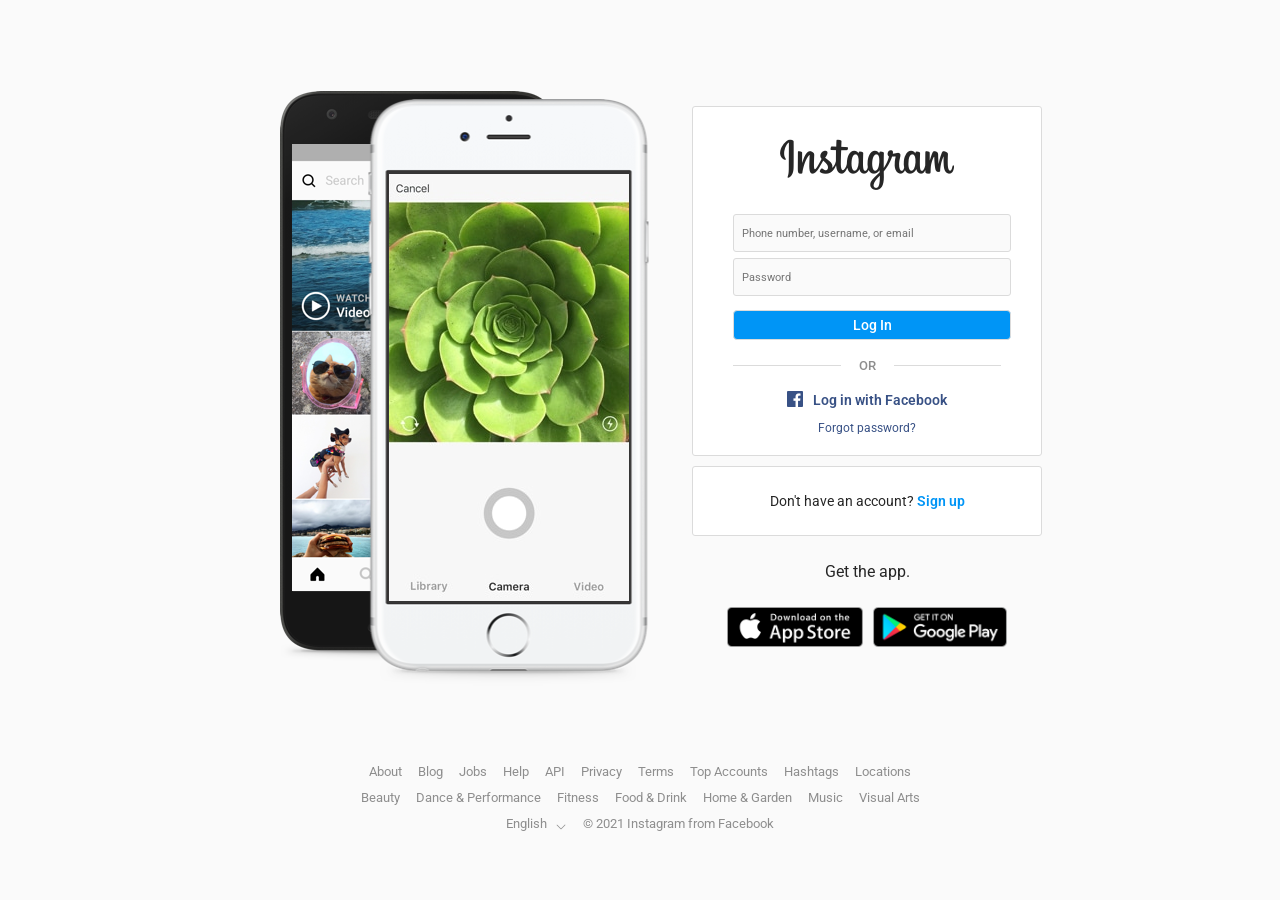
<file: public/index.html>
<!DOCTYPE html>
<html lang="en">
  <head>
    <meta charset="UTF-8" />
    <meta http-equiv="X-UA-Compatible" content="IE=edge" />
    <meta name="viewport" content="width=device-width, initial-scale=1.0" />
    <title>Instagram</title>
    <link rel="stylesheet" href="./assets/css/style.css" />
  </head>
  <body>
    <div class="login">
      <main class="login__main">
        <section class="loggin__main_pictures">
          <div class="mobileCarrusel">
            <div class="mobileCarrusel__images">
              <img class="mobileCarrusel__images__content__1" src="./assets/img/mobileImg1.jpg" alt="">
              <img class="mobileCarrusel__images__content__2" src="./assets/img/mobileImg2.jpg" alt="">
              <img class="mobileCarrusel__images__content__3" src="./assets/img/mobileImg3.jpg" alt="">
              <img class="mobileCarrusel__images__content__4" src="./assets/img/mobileImg4.jpg" alt="">
            </div>
          </div>
        </section>
        <section class="login__main__content">
          <div class="login__main__content__login">
            <div class="login__main__content__login__logo"></div>
            <form class="login__main__content__login__form" action="./home.html">
              <input
                placeholder="Phone number, username, or email"
                aria-required="true"
                autocapitalize="off"
                autocorrect="off"
                type="text"
              />
              <input
                placeholder="Password"
                aria-required="true"
                autocapitalize="off"
                autocorrect="off"
                type="password"
              />
              <input type="submit" value="Log In" />
            </form>
            <div class="login__main__content__login__or">
              <div class="login__main__content__login__or__separator"></div>
              <div class="login__main__content__login__or__text">OR</div>
              <div class="login__main__content__login__or__separator"></div>
            </div>
            <div class="login__main__content__login__facebook">
              <button class="login__main__content__login__facebook__button">
                <div
                  class="login__main__content__login__facebook__button__logo"
                ></div>
                <span
                  class="login__main__content__login__facebook__button__text"
                  >Log in with Facebook</span
                >
              </button>
            </div>
            <div class="login__main__content__login__forgot">
              <a>Forgot password?</a>
            </div>
          </div>
          <div class="login__main__content__signin">
            <p class="login__main__content__signin__text">
              Don't have an account?
              <a> Sign up </a>
            </p>
          </div>
          <div class="login__main__content__downloadApp">
            <p>Get the app.</p>
            <div class="login__main__content__downloadApp__links">
              <a>
                <img
                  alt="Available on the App Store"
                  src="./assets/img/appStore.png"
                />
              </a>
              <a>
                <img
                  alt="Available on Google Play"
                  src="./assets/img/googlePlay.png"
                />
              </a>
            </div>
          </div>
        </section>
      </main>
    </div>

    <footer class="login__footer">
        <div class="login__footer__line">
          <div class="login__footer__line__item">
            <a>About</a>
          </div>
          <div class="login__footer__line__item">
            <a>Blog</a>
          </div>
          <div class="login__footer__line__item">
            <a>Jobs</a>
          </div>
          <div class="login__footer__line__item">
            <a>Help</a>
          </div>
          <div class="login__footer__line__item">
            <a>API</a>
          </div>
          <div class="login__footer__line__item">
            <a>Privacy</a>
          </div>
          <div class="login__footer__line__item">
            <a>Terms</a>
          </div>
          <div class="login__footer__line__item">
            <a>Top Accounts</a>
          </div>
          <div class="login__footer__line__item">
            <a>Hashtags</a>
          </div>
          <div class="login__footer__line__item">
            <a>Locations</a>
          </div>
        </div>
        <div class="login__footer__line">
          <div class="login__footer__line__item">
            <a>Beauty</a>
          </div>
          <div class="login__footer__line__item">
            <a>Dance &amp; Performance</a>
          </div>
          <div class="login__footer__line__item">
            <a>Fitness</a>
          </div>
          <div class="login__footer__line__item">
            <a>Food &amp; Drink</a>
          </div>
          <div class="login__footer__line__item">
            <a>Home &amp; Garden</a>
          </div>
          <div class="login__footer__line__item">
            <a>Music</a>
          </div>
          <div class="login__footer__line__item">
            <a>Visual Arts</a>
          </div>
        </div>
      </div>
        <div class="login__footer__line">
          <span class="login__footer__line__item">English</span>
            <span class="login__footer__line__arrow" style="display: inline-block; transform: rotate(180deg)"
              ><svg
                aria-label="Down Chevron Icon"
                class="_8-yf5"
                fill="#8e8e8e"
                height="12"
                viewBox="0 0 48 48"
                width="12"
              >
                <path
                  d="M40 33.5c-.4 0-.8-.1-1.1-.4L24 18.1l-14.9 15c-.6.6-1.5.6-2.1 0s-.6-1.5 0-2.1l16-16c.6-.6 1.5-.6 2.1 0l16 16c.6.6.6 1.5 0 2.1-.3.3-.7.4-1.1.4z"
                ></path>
              </svg>
          </span>
          <div class="login__footer__line__item">
            © 2021 Instagram from Facebook
          </div>
        </div>
    </footer>
  </body>
</html>
</file>
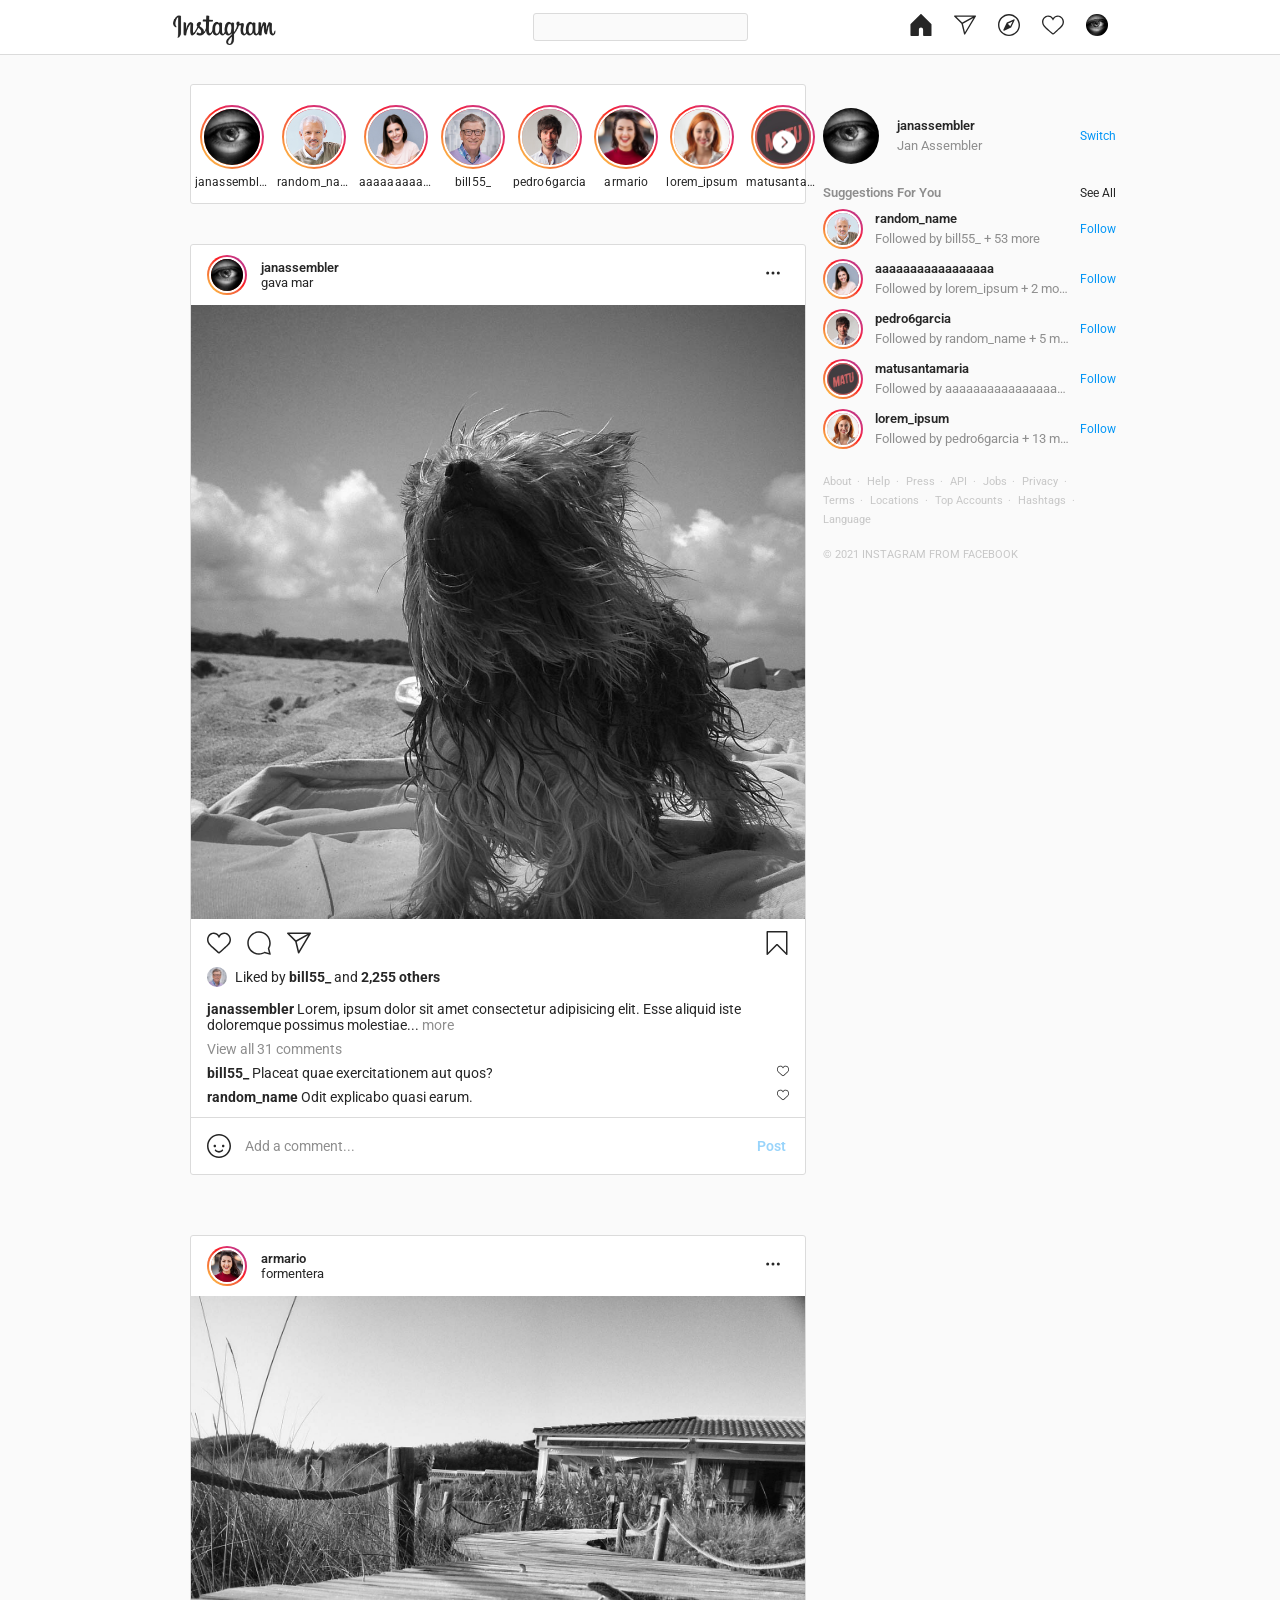
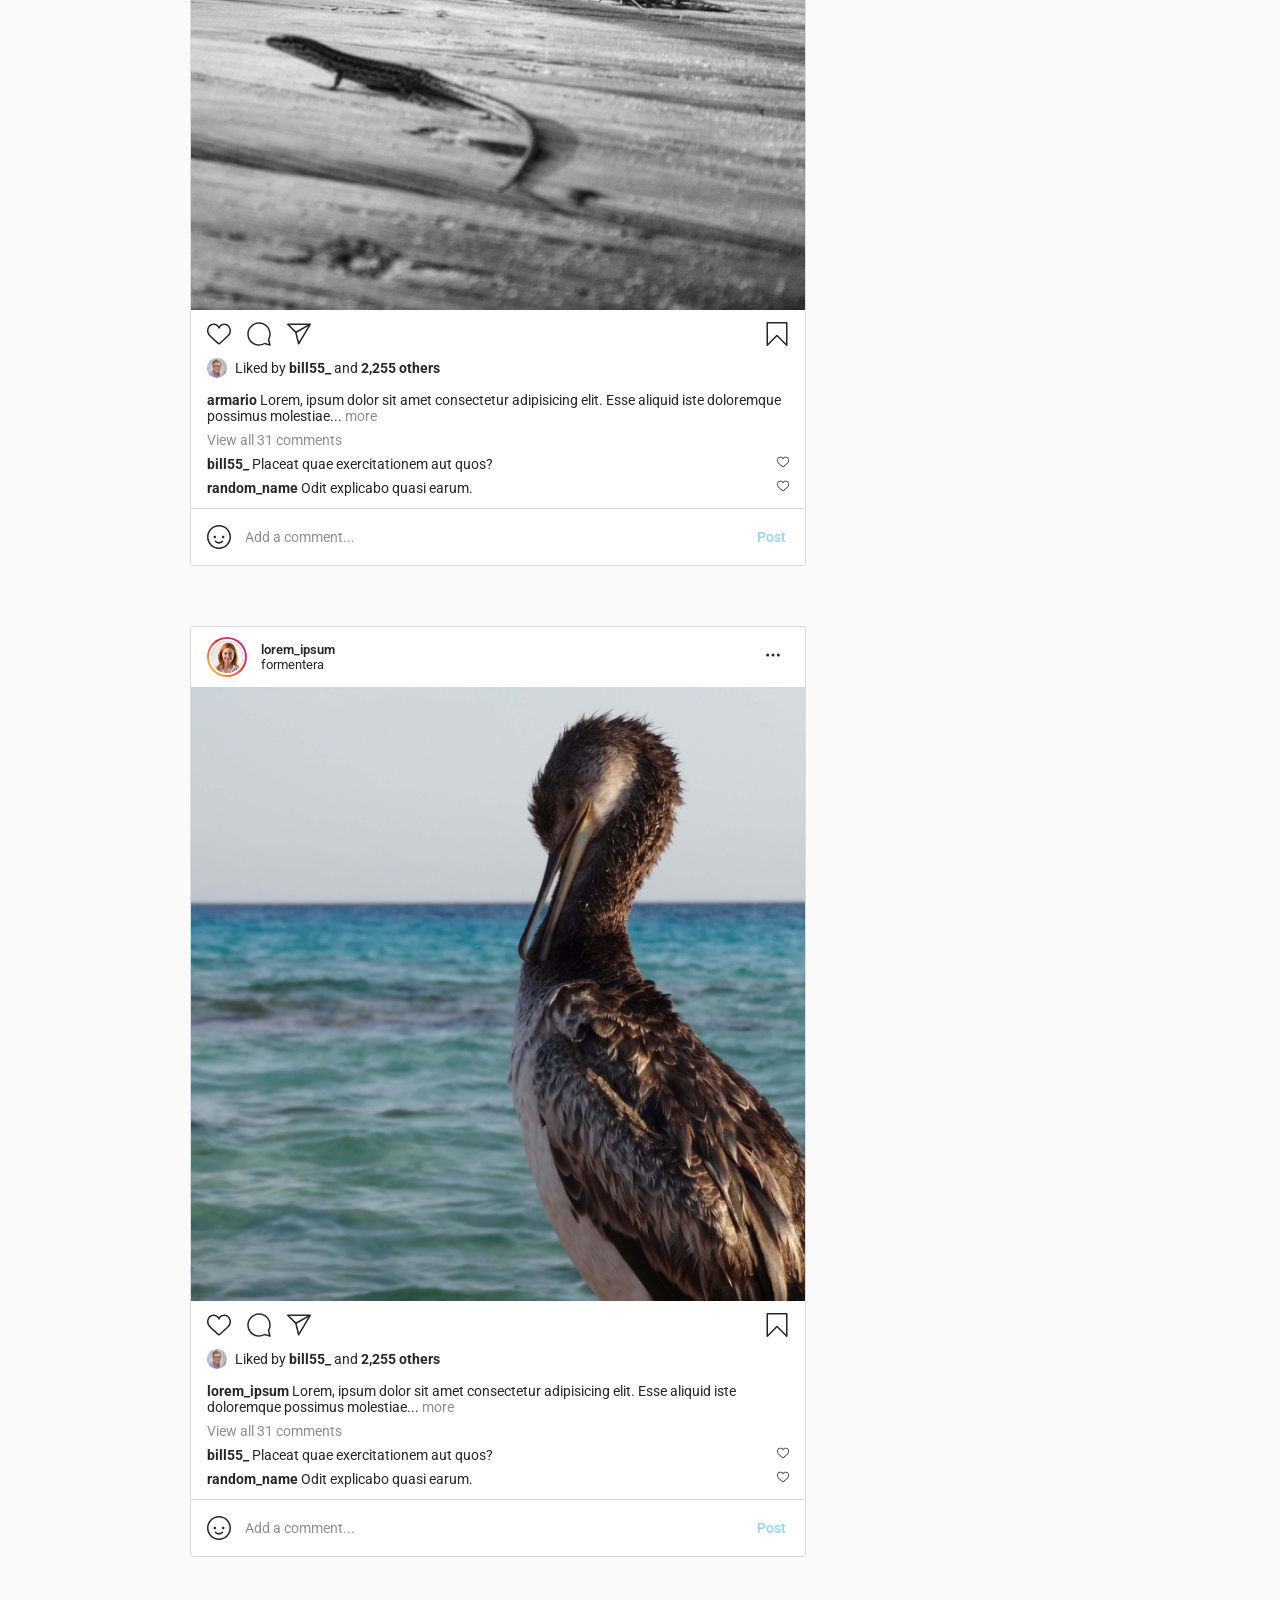
<file: public/home.html>
<!DOCTYPE html>
<html lang="en">
  <head>
    <meta charset="UTF-8" />
    <meta http-equiv="X-UA-Compatible" content="IE=edge" />
    <meta name="viewport" content="width=device-width, initial-scale=1.0" />
    <title>Instagram</title>
    <link rel="stylesheet" href="./assets/css/style.css" />
  </head>
  <body>
    <nav class="navBar">
      <div class="navBar__content">
        <div class="navBar__content__logoContainer">
          <a href="index.html">
            <div class="navBar__content__logoContainer__logo"></div>
          </a>
        </div>
        <div class="navBar__content__searchContainer">
          <input
            type="search"
            class="navBar__content__searchContainer__search"
          />
        </div>
        <div class="navBar__content__iconsContainer">
          <div class="navBar__content__iconsContainer__home">
            <svg
              aria-label="Home"
              class="_8-yf5"
              fill="#262626"
              height="22"
              viewBox="0 0 48 48"
              width="22"
            >
              <path
                d="M45.5 48H30.1c-.8 0-1.5-.7-1.5-1.5V34.2c0-2.6-2.1-4.6-4.6-4.6s-4.6 2.1-4.6 4.6v12.3c0 .8-.7 1.5-1.5 1.5H2.5c-.8 0-1.5-.7-1.5-1.5V23c0-.4.2-.8.4-1.1L22.9.4c.6-.6 1.6-.6 2.1 0l21.5 21.5c.3.3.4.7.4 1.1v23.5c.1.8-.6 1.5-1.4 1.5z"
              ></path>
            </svg>
          </div>
          <div class="navBar__content__iconsContainer__message">
            <svg
              aria-label="Direct"
              class="_8-yf5"
              fill="#262626"
              height="22"
              viewBox="0 0 48 48"
              width="22"
            >
              <path
                d="M47.8 3.8c-.3-.5-.8-.8-1.3-.8h-45C.9 3.1.3 3.5.1 4S0 5.2.4 5.7l15.9 15.6 5.5 22.6c.1.6.6 1 1.2 1.1h.2c.5 0 1-.3 1.3-.7l23.2-39c.4-.4.4-1 .1-1.5zM5.2 6.1h35.5L18 18.7 5.2 6.1zm18.7 33.6l-4.4-18.4L42.4 8.6 23.9 39.7z"
              ></path>
            </svg>
          </div>
          <div class="navBar__content__iconsContainer__locations">
            <svg
              aria-label="Find People"
              class="_8-yf5"
              fill="#262626"
              height="22"
              viewBox="0 0 48 48"
              width="22"
            >
              <path
                clip-rule="evenodd"
                d="M24 0C10.8 0 0 10.8 0 24s10.8 24 24 24 24-10.8 24-24S37.2 0 24 0zm0 45C12.4 45 3 35.6 3 24S12.4 3 24 3s21 9.4 21 21-9.4 21-21 21zm10.2-33.2l-14.8 7c-.3.1-.6.4-.7.7l-7 14.8c-.3.6-.2 1.3.3 1.7.3.3.7.4 1.1.4.2 0 .4 0 .6-.1l14.8-7c.3-.1.6-.4.7-.7l7-14.8c.3-.6.2-1.3-.3-1.7-.4-.5-1.1-.6-1.7-.3zm-7.4 15l-5.5-5.5 10.5-5-5 10.5z"
                fill-rule="evenodd"
              ></path>
            </svg>
          </div>
          <div class="navBar__content__iconsContainer__likes">
            <svg
              aria-label="Activity Feed"
              class="_8-yf5"
              fill="#262626"
              height="22"
              viewBox="0 0 48 48"
              width="22"
            >
              <path
                d="M34.6 6.1c5.7 0 10.4 5.2 10.4 11.5 0 6.8-5.9 11-11.5 16S25 41.3 24 41.9c-1.1-.7-4.7-4-9.5-8.3-5.7-5-11.5-9.2-11.5-16C3 11.3 7.7 6.1 13.4 6.1c4.2 0 6.5 2 8.1 4.3 1.9 2.6 2.2 3.9 2.5 3.9.3 0 .6-1.3 2.5-3.9 1.6-2.3 3.9-4.3 8.1-4.3m0-3c-4.5 0-7.9 1.8-10.6 5.6-2.7-3.7-6.1-5.5-10.6-5.5C6 3.1 0 9.6 0 17.6c0 7.3 5.4 12 10.6 16.5.6.5 1.3 1.1 1.9 1.7l2.3 2c4.4 3.9 6.6 5.9 7.6 6.5.5.3 1.1.5 1.6.5.6 0 1.1-.2 1.6-.5 1-.6 2.8-2.2 7.8-6.8l2-1.8c.7-.6 1.3-1.2 2-1.7C42.7 29.6 48 25 48 17.6c0-8-6-14.5-13.4-14.5z"
              ></path>
            </svg>
          </div>
          <div class="navBar__content__iconsContainer__porfile">
            <img
              alt="janassembler's profile picture"
              src="./assets/img/porfileImage01.jpg"
            />
          </div>
        </div>
      </div>
    </nav>
    <main class="homeMain">
      <div class="feedContainer">
        <section class="stories">
          <article class="stories__item">
            <div class="stories__item__image">
              <img
                alt="janassembler's profile picture"
                src="./assets/img/porfileImage01.jpg"
              />
            </div>
            <span>janassembler</span>
          </article>
          <article class="stories__item">
            <div class="stories__item__image">
              <img
                alt="janassembler's profile picture"
                src="./assets/img/porfileImage02.jpg"
              />
            </div>
            <span>random_name</span>
          </article>
          <article class="stories__item">
            <div class="stories__item__image">
              <img
                alt="janassembler's profile picture"
                src="./assets/img/porfileImage03.jpg"
              />
            </div>
            <span>aaaaaaaaaaaaaaaaaaaaaaaaaaaaaaaa</span>
          </article>
          <article class="stories__item">
            <div class="stories__item__image">
              <img
                alt="janassembler's profile picture"
                src="./assets/img/porfileImage04.jpg"
              />
            </div>
            <span>bill55_</span>
          </article>
          <article class="stories__item">
            <div class="stories__item__image">
              <img
                alt="janassembler's profile picture"
                src="./assets/img/porfileImage05.jpg"
              />
            </div>
            <span>pedro6garcia</span>
          </article>
          <article class="stories__item">
            <div class="stories__item__image">
              <img
                alt="janassembler's profile picture"
                src="./assets/img/porfileImage06.jpg"
              />
            </div>
            <span>armario</span>
          </article>
          <article class="stories__item">
            <div class="stories__item__image">
              <img
                alt="janassembler's profile picture"
                src="./assets/img/porfileImage08.jpg"
              />
            </div>
            <span>lorem_ipsum</span>
          </article>
          <article class="stories__item">
            <div class="stories__item__image">
              <img
                alt="janassembler's profile picture"
                src="./assets/img/porfileImage07.jpg"
              />
            </div>
            <span>matusantamaria</span>
          </article>
          <button class="stories__next">
            <div></div>
          </button>
        </section>
        <section class="posts">
          <article class="posts__item">
            <div class="posts__item__userContainer">
              <div class="posts__item__userContainer__image">
                <img
                  alt="janassembler's profile picture"
                  src="./assets/img/porfileImage01.jpg"
                />
              </div>
              <div class="posts__item__userContainer__info">
                <span class="posts__item__userContainer__info__name"
                  >janassembler</span
                >
                <span class="posts__item__userContainer__info__place"
                  >gava mar</span
                >
              </div>
              <div class="posts__item__userContainer__action">
                <svg
                  aria-label="More options"
                  class="_8-yf5"
                  fill="#262626"
                  height="16"
                  viewBox="0 0 48 48"
                  width="16"
                >
                  <circle
                    clip-rule="evenodd"
                    cx="8"
                    cy="24"
                    fill-rule="evenodd"
                    r="4.5"
                  ></circle>
                  <circle
                    clip-rule="evenodd"
                    cx="24"
                    cy="24"
                    fill-rule="evenodd"
                    r="4.5"
                  ></circle>
                  <circle
                    clip-rule="evenodd"
                    cx="40"
                    cy="24"
                    fill-rule="evenodd"
                    r="4.5"
                  ></circle>
                </svg>
              </div>
            </div>
            <div class="posts__item__image">
              <img alt="post" src="./assets/img/post01.jpg" />
            </div>
            <div class="posts__item__footer">
              <div class="posts__item__footer__leftButtons">
                <svg
                  aria-label="Like"
                  class="_8-yf5"
                  fill="#262626"
                  height="24"
                  viewBox="0 0 48 48"
                  width="24"
                >
                  <path
                    d="M34.6 6.1c5.7 0 10.4 5.2 10.4 11.5 0 6.8-5.9 11-11.5 16S25 41.3 24 41.9c-1.1-.7-4.7-4-9.5-8.3-5.7-5-11.5-9.2-11.5-16C3 11.3 7.7 6.1 13.4 6.1c4.2 0 6.5 2 8.1 4.3 1.9 2.6 2.2 3.9 2.5 3.9.3 0 .6-1.3 2.5-3.9 1.6-2.3 3.9-4.3 8.1-4.3m0-3c-4.5 0-7.9 1.8-10.6 5.6-2.7-3.7-6.1-5.5-10.6-5.5C6 3.1 0 9.6 0 17.6c0 7.3 5.4 12 10.6 16.5.6.5 1.3 1.1 1.9 1.7l2.3 2c4.4 3.9 6.6 5.9 7.6 6.5.5.3 1.1.5 1.6.5.6 0 1.1-.2 1.6-.5 1-.6 2.8-2.2 7.8-6.8l2-1.8c.7-.6 1.3-1.2 2-1.7C42.7 29.6 48 25 48 17.6c0-8-6-14.5-13.4-14.5z"
                  ></path>
                </svg>
                <svg
                  aria-label="Comment"
                  class="_8-yf5"
                  fill="#262626"
                  height="24"
                  viewBox="0 0 48 48"
                  width="24"
                >
                  <path
                    clip-rule="evenodd"
                    d="M47.5 46.1l-2.8-11c1.8-3.3 2.8-7.1 2.8-11.1C47.5 11 37 .5 24 .5S.5 11 .5 24 11 47.5 24 47.5c4 0 7.8-1 11.1-2.8l11 2.8c.8.2 1.6-.6 1.4-1.4zm-3-22.1c0 4-1 7-2.6 10-.2.4-.3.9-.2 1.4l2.1 8.4-8.3-2.1c-.5-.1-1-.1-1.4.2-1.8 1-5.2 2.6-10 2.6-11.4 0-20.6-9.2-20.6-20.5S12.7 3.5 24 3.5 44.5 12.7 44.5 24z"
                    fill-rule="evenodd"
                  ></path>
                </svg>
                <svg
                  aria-label="Share Post"
                  class="_8-yf5"
                  fill="#262626"
                  height="24"
                  viewBox="0 0 48 48"
                  width="24"
                >
                  <path
                    d="M47.8 3.8c-.3-.5-.8-.8-1.3-.8h-45C.9 3.1.3 3.5.1 4S0 5.2.4 5.7l15.9 15.6 5.5 22.6c.1.6.6 1 1.2 1.1h.2c.5 0 1-.3 1.3-.7l23.2-39c.4-.4.4-1 .1-1.5zM5.2 6.1h35.5L18 18.7 5.2 6.1zm18.7 33.6l-4.4-18.4L42.4 8.6 23.9 39.7z"
                  ></path>
                </svg>
              </div>
              <div class="posts__item__footer_save">
                <svg
                  aria-label="Save"
                  class="_8-yf5"
                  fill="#262626"
                  height="24"
                  viewBox="0 0 48 48"
                  width="24"
                >
                  <path
                    d="M43.5 48c-.4 0-.8-.2-1.1-.4L24 29 5.6 47.6c-.4.4-1.1.6-1.6.3-.6-.2-1-.8-1-1.4v-45C3 .7 3.7 0 4.5 0h39c.8 0 1.5.7 1.5 1.5v45c0 .6-.4 1.2-.9 1.4-.2.1-.4.1-.6.1zM24 26c.8 0 1.6.3 2.2.9l15.8 16V3H6v39.9l15.8-16c.6-.6 1.4-.9 2.2-.9z"
                  ></path>
                </svg>
              </div>
            </div>
            <div class="posts__item__likes">
              <div class="posts__item__likes__image">
                <img
                  alt="janassembler's profile picture"
                  src="./assets/img/porfileImage04.jpg"
                />
              </div>
              <span class="posts__item__likes__text"
                >Liked by <b>bill55_</b> and <b>2,255 others</b></span
              >
            </div>
            <div class="posts__item__coments">
              <span class="posts__item__coments__userComent">
                <b>janassembler</b> Lorem, ipsum dolor sit amet consectetur
                adipisicing elit. Esse aliquid iste doloremque possimus
                molestiae... <b>more</b>
              </span>
              <p class="posts__item__coments__viewAll">View all 31 comments</p>
              <p class="posts__item__coments__comment">
                <b>bill55_</b> Placeat quae exercitationem aut quos?
                <svg
                  aria-label="Like"
                  class="_8-yf5"
                  fill="#262626"
                  height="12"
                  viewBox="0 0 48 48"
                  width="12"
                >
                  <path
                    d="M34.6 6.1c5.7 0 10.4 5.2 10.4 11.5 0 6.8-5.9 11-11.5 16S25 41.3 24 41.9c-1.1-.7-4.7-4-9.5-8.3-5.7-5-11.5-9.2-11.5-16C3 11.3 7.7 6.1 13.4 6.1c4.2 0 6.5 2 8.1 4.3 1.9 2.6 2.2 3.9 2.5 3.9.3 0 .6-1.3 2.5-3.9 1.6-2.3 3.9-4.3 8.1-4.3m0-3c-4.5 0-7.9 1.8-10.6 5.6-2.7-3.7-6.1-5.5-10.6-5.5C6 3.1 0 9.6 0 17.6c0 7.3 5.4 12 10.6 16.5.6.5 1.3 1.1 1.9 1.7l2.3 2c4.4 3.9 6.6 5.9 7.6 6.5.5.3 1.1.5 1.6.5.6 0 1.1-.2 1.6-.5 1-.6 2.8-2.2 7.8-6.8l2-1.8c.7-.6 1.3-1.2 2-1.7C42.7 29.6 48 25 48 17.6c0-8-6-14.5-13.4-14.5z"
                  ></path>
                </svg>
              </p>
              <p class="posts__item__coments__comment">
                <b>random_name</b> Odit explicabo quasi earum.
                <svg
                  aria-label="Like"
                  class="_8-yf5"
                  fill="#262626"
                  height="12"
                  viewBox="0 0 48 48"
                  width="12"
                >
                  <path
                    d="M34.6 6.1c5.7 0 10.4 5.2 10.4 11.5 0 6.8-5.9 11-11.5 16S25 41.3 24 41.9c-1.1-.7-4.7-4-9.5-8.3-5.7-5-11.5-9.2-11.5-16C3 11.3 7.7 6.1 13.4 6.1c4.2 0 6.5 2 8.1 4.3 1.9 2.6 2.2 3.9 2.5 3.9.3 0 .6-1.3 2.5-3.9 1.6-2.3 3.9-4.3 8.1-4.3m0-3c-4.5 0-7.9 1.8-10.6 5.6-2.7-3.7-6.1-5.5-10.6-5.5C6 3.1 0 9.6 0 17.6c0 7.3 5.4 12 10.6 16.5.6.5 1.3 1.1 1.9 1.7l2.3 2c4.4 3.9 6.6 5.9 7.6 6.5.5.3 1.1.5 1.6.5.6 0 1.1-.2 1.6-.5 1-.6 2.8-2.2 7.8-6.8l2-1.8c.7-.6 1.3-1.2 2-1.7C42.7 29.6 48 25 48 17.6c0-8-6-14.5-13.4-14.5z"
                  ></path>
                </svg>
              </p>
            </div>
            <div class="posts__item__comment">
              <svg
                aria-label="Emoji"
                class="_8-yf5"
                fill="#262626"
                height="24"
                viewBox="0 0 48 48"
                width="24"
              >
                <path
                  d="M24 48C10.8 48 0 37.2 0 24S10.8 0 24 0s24 10.8 24 24-10.8 24-24 24zm0-45C12.4 3 3 12.4 3 24s9.4 21 21 21 21-9.4 21-21S35.6 3 24 3z"
                ></path>
                <path
                  d="M34.9 24c0-1.4-1.1-2.5-2.5-2.5s-2.5 1.1-2.5 2.5 1.1 2.5 2.5 2.5 2.5-1.1 2.5-2.5zm-21.8 0c0-1.4 1.1-2.5 2.5-2.5s2.5 1.1 2.5 2.5-1.1 2.5-2.5 2.5-2.5-1.1-2.5-2.5zM24 37.3c-5.2 0-8-3.5-8.2-3.7-.5-.6-.4-1.6.2-2.1.6-.5 1.6-.4 2.1.2.1.1 2.1 2.5 5.8 2.5 3.7 0 5.8-2.5 5.8-2.5.5-.6 1.5-.7 2.1-.2.6.5.7 1.5.2 2.1 0 .2-2.8 3.7-8 3.7z"
                ></path>
              </svg>
              <span>Add a comment...</span>
              <span>Post</span>
            </div>
          </article>
          <article class="posts__item">
            <div class="posts__item__userContainer">
              <div class="posts__item__userContainer__image">
                <img
                  alt="armario's profile picture"
                  src="./assets/img/porfileImage06.jpg"
                />
              </div>
              <div class="posts__item__userContainer__info">
                <span class="posts__item__userContainer__info__name"
                  >armario</span
                >
                <span class="posts__item__userContainer__info__place"
                  >formentera</span
                >
              </div>
              <div class="posts__item__userContainer__action">
                <svg
                  aria-label="More options"
                  class="_8-yf5"
                  fill="#262626"
                  height="16"
                  viewBox="0 0 48 48"
                  width="16"
                >
                  <circle
                    clip-rule="evenodd"
                    cx="8"
                    cy="24"
                    fill-rule="evenodd"
                    r="4.5"
                  ></circle>
                  <circle
                    clip-rule="evenodd"
                    cx="24"
                    cy="24"
                    fill-rule="evenodd"
                    r="4.5"
                  ></circle>
                  <circle
                    clip-rule="evenodd"
                    cx="40"
                    cy="24"
                    fill-rule="evenodd"
                    r="4.5"
                  ></circle>
                </svg>
              </div>
            </div>
            <div class="posts__item__image">
              <img alt="post" src="./assets/img/post03.jpg" />
            </div>
            <div class="posts__item__footer">
              <div class="posts__item__footer__leftButtons">
                <svg
                  aria-label="Like"
                  class="_8-yf5"
                  fill="#262626"
                  height="24"
                  viewBox="0 0 48 48"
                  width="24"
                >
                  <path
                    d="M34.6 6.1c5.7 0 10.4 5.2 10.4 11.5 0 6.8-5.9 11-11.5 16S25 41.3 24 41.9c-1.1-.7-4.7-4-9.5-8.3-5.7-5-11.5-9.2-11.5-16C3 11.3 7.7 6.1 13.4 6.1c4.2 0 6.5 2 8.1 4.3 1.9 2.6 2.2 3.9 2.5 3.9.3 0 .6-1.3 2.5-3.9 1.6-2.3 3.9-4.3 8.1-4.3m0-3c-4.5 0-7.9 1.8-10.6 5.6-2.7-3.7-6.1-5.5-10.6-5.5C6 3.1 0 9.6 0 17.6c0 7.3 5.4 12 10.6 16.5.6.5 1.3 1.1 1.9 1.7l2.3 2c4.4 3.9 6.6 5.9 7.6 6.5.5.3 1.1.5 1.6.5.6 0 1.1-.2 1.6-.5 1-.6 2.8-2.2 7.8-6.8l2-1.8c.7-.6 1.3-1.2 2-1.7C42.7 29.6 48 25 48 17.6c0-8-6-14.5-13.4-14.5z"
                  ></path>
                </svg>
                <svg
                  aria-label="Comment"
                  class="_8-yf5"
                  fill="#262626"
                  height="24"
                  viewBox="0 0 48 48"
                  width="24"
                >
                  <path
                    clip-rule="evenodd"
                    d="M47.5 46.1l-2.8-11c1.8-3.3 2.8-7.1 2.8-11.1C47.5 11 37 .5 24 .5S.5 11 .5 24 11 47.5 24 47.5c4 0 7.8-1 11.1-2.8l11 2.8c.8.2 1.6-.6 1.4-1.4zm-3-22.1c0 4-1 7-2.6 10-.2.4-.3.9-.2 1.4l2.1 8.4-8.3-2.1c-.5-.1-1-.1-1.4.2-1.8 1-5.2 2.6-10 2.6-11.4 0-20.6-9.2-20.6-20.5S12.7 3.5 24 3.5 44.5 12.7 44.5 24z"
                    fill-rule="evenodd"
                  ></path>
                </svg>
                <svg
                  aria-label="Share Post"
                  class="_8-yf5"
                  fill="#262626"
                  height="24"
                  viewBox="0 0 48 48"
                  width="24"
                >
                  <path
                    d="M47.8 3.8c-.3-.5-.8-.8-1.3-.8h-45C.9 3.1.3 3.5.1 4S0 5.2.4 5.7l15.9 15.6 5.5 22.6c.1.6.6 1 1.2 1.1h.2c.5 0 1-.3 1.3-.7l23.2-39c.4-.4.4-1 .1-1.5zM5.2 6.1h35.5L18 18.7 5.2 6.1zm18.7 33.6l-4.4-18.4L42.4 8.6 23.9 39.7z"
                  ></path>
                </svg>
              </div>
              <div class="posts__item__footer_save">
                <svg
                  aria-label="Save"
                  class="_8-yf5"
                  fill="#262626"
                  height="24"
                  viewBox="0 0 48 48"
                  width="24"
                >
                  <path
                    d="M43.5 48c-.4 0-.8-.2-1.1-.4L24 29 5.6 47.6c-.4.4-1.1.6-1.6.3-.6-.2-1-.8-1-1.4v-45C3 .7 3.7 0 4.5 0h39c.8 0 1.5.7 1.5 1.5v45c0 .6-.4 1.2-.9 1.4-.2.1-.4.1-.6.1zM24 26c.8 0 1.6.3 2.2.9l15.8 16V3H6v39.9l15.8-16c.6-.6 1.4-.9 2.2-.9z"
                  ></path>
                </svg>
              </div>
            </div>
            <div class="posts__item__likes">
              <div class="posts__item__likes__image">
                <img
                  alt="janassembler's profile picture"
                  src="./assets/img/porfileImage04.jpg"
                />
              </div>
              <span class="posts__item__likes__text"
                >Liked by <b>bill55_</b> and <b>2,255 others</b></span
              >
            </div>
            <div class="posts__item__coments">
              <span class="posts__item__coments__userComent">
                <b>armario</b> Lorem, ipsum dolor sit amet consectetur
                adipisicing elit. Esse aliquid iste doloremque possimus
                molestiae... <b>more</b>
              </span>
              <p class="posts__item__coments__viewAll">View all 31 comments</p>
              <p class="posts__item__coments__comment">
                <b>bill55_</b> Placeat quae exercitationem aut quos?
                <svg
                  aria-label="Like"
                  class="_8-yf5"
                  fill="#262626"
                  height="12"
                  viewBox="0 0 48 48"
                  width="12"
                >
                  <path
                    d="M34.6 6.1c5.7 0 10.4 5.2 10.4 11.5 0 6.8-5.9 11-11.5 16S25 41.3 24 41.9c-1.1-.7-4.7-4-9.5-8.3-5.7-5-11.5-9.2-11.5-16C3 11.3 7.7 6.1 13.4 6.1c4.2 0 6.5 2 8.1 4.3 1.9 2.6 2.2 3.9 2.5 3.9.3 0 .6-1.3 2.5-3.9 1.6-2.3 3.9-4.3 8.1-4.3m0-3c-4.5 0-7.9 1.8-10.6 5.6-2.7-3.7-6.1-5.5-10.6-5.5C6 3.1 0 9.6 0 17.6c0 7.3 5.4 12 10.6 16.5.6.5 1.3 1.1 1.9 1.7l2.3 2c4.4 3.9 6.6 5.9 7.6 6.5.5.3 1.1.5 1.6.5.6 0 1.1-.2 1.6-.5 1-.6 2.8-2.2 7.8-6.8l2-1.8c.7-.6 1.3-1.2 2-1.7C42.7 29.6 48 25 48 17.6c0-8-6-14.5-13.4-14.5z"
                  ></path>
                </svg>
              </p>
              <p class="posts__item__coments__comment">
                <b>random_name</b> Odit explicabo quasi earum.
                <svg
                  aria-label="Like"
                  class="_8-yf5"
                  fill="#262626"
                  height="12"
                  viewBox="0 0 48 48"
                  width="12"
                >
                  <path
                    d="M34.6 6.1c5.7 0 10.4 5.2 10.4 11.5 0 6.8-5.9 11-11.5 16S25 41.3 24 41.9c-1.1-.7-4.7-4-9.5-8.3-5.7-5-11.5-9.2-11.5-16C3 11.3 7.7 6.1 13.4 6.1c4.2 0 6.5 2 8.1 4.3 1.9 2.6 2.2 3.9 2.5 3.9.3 0 .6-1.3 2.5-3.9 1.6-2.3 3.9-4.3 8.1-4.3m0-3c-4.5 0-7.9 1.8-10.6 5.6-2.7-3.7-6.1-5.5-10.6-5.5C6 3.1 0 9.6 0 17.6c0 7.3 5.4 12 10.6 16.5.6.5 1.3 1.1 1.9 1.7l2.3 2c4.4 3.9 6.6 5.9 7.6 6.5.5.3 1.1.5 1.6.5.6 0 1.1-.2 1.6-.5 1-.6 2.8-2.2 7.8-6.8l2-1.8c.7-.6 1.3-1.2 2-1.7C42.7 29.6 48 25 48 17.6c0-8-6-14.5-13.4-14.5z"
                  ></path>
                </svg>
              </p>
            </div>
            <div class="posts__item__comment">
              <svg
                aria-label="Emoji"
                class="_8-yf5"
                fill="#262626"
                height="24"
                viewBox="0 0 48 48"
                width="24"
              >
                <path
                  d="M24 48C10.8 48 0 37.2 0 24S10.8 0 24 0s24 10.8 24 24-10.8 24-24 24zm0-45C12.4 3 3 12.4 3 24s9.4 21 21 21 21-9.4 21-21S35.6 3 24 3z"
                ></path>
                <path
                  d="M34.9 24c0-1.4-1.1-2.5-2.5-2.5s-2.5 1.1-2.5 2.5 1.1 2.5 2.5 2.5 2.5-1.1 2.5-2.5zm-21.8 0c0-1.4 1.1-2.5 2.5-2.5s2.5 1.1 2.5 2.5-1.1 2.5-2.5 2.5-2.5-1.1-2.5-2.5zM24 37.3c-5.2 0-8-3.5-8.2-3.7-.5-.6-.4-1.6.2-2.1.6-.5 1.6-.4 2.1.2.1.1 2.1 2.5 5.8 2.5 3.7 0 5.8-2.5 5.8-2.5.5-.6 1.5-.7 2.1-.2.6.5.7 1.5.2 2.1 0 .2-2.8 3.7-8 3.7z"
                ></path>
              </svg>
              <span>Add a comment...</span>
              <span>Post</span>
            </div>
          </article>
          <article class="posts__item">
            <div class="posts__item__userContainer">
              <div class="posts__item__userContainer__image">
                <img
                  alt="lorem_ipsum's profile picture"
                  src="./assets/img/porfileImage08.jpg"
                />
              </div>
              <div class="posts__item__userContainer__info">
                <span class="posts__item__userContainer__info__name"
                  >lorem_ipsum</span
                >
                <span class="posts__item__userContainer__info__place"
                  >formentera</span
                >
              </div>
              <div class="posts__item__userContainer__action">
                <svg
                  aria-label="More options"
                  class="_8-yf5"
                  fill="#262626"
                  height="16"
                  viewBox="0 0 48 48"
                  width="16"
                >
                  <circle
                    clip-rule="evenodd"
                    cx="8"
                    cy="24"
                    fill-rule="evenodd"
                    r="4.5"
                  ></circle>
                  <circle
                    clip-rule="evenodd"
                    cx="24"
                    cy="24"
                    fill-rule="evenodd"
                    r="4.5"
                  ></circle>
                  <circle
                    clip-rule="evenodd"
                    cx="40"
                    cy="24"
                    fill-rule="evenodd"
                    r="4.5"
                  ></circle>
                </svg>
              </div>
            </div>
            <div class="posts__item__image">
              <img alt="post" src="./assets/img/post02.jpg" />
            </div>
            <div class="posts__item__footer">
              <div class="posts__item__footer__leftButtons">
                <svg
                  aria-label="Like"
                  class="_8-yf5"
                  fill="#262626"
                  height="24"
                  viewBox="0 0 48 48"
                  width="24"
                >
                  <path
                    d="M34.6 6.1c5.7 0 10.4 5.2 10.4 11.5 0 6.8-5.9 11-11.5 16S25 41.3 24 41.9c-1.1-.7-4.7-4-9.5-8.3-5.7-5-11.5-9.2-11.5-16C3 11.3 7.7 6.1 13.4 6.1c4.2 0 6.5 2 8.1 4.3 1.9 2.6 2.2 3.9 2.5 3.9.3 0 .6-1.3 2.5-3.9 1.6-2.3 3.9-4.3 8.1-4.3m0-3c-4.5 0-7.9 1.8-10.6 5.6-2.7-3.7-6.1-5.5-10.6-5.5C6 3.1 0 9.6 0 17.6c0 7.3 5.4 12 10.6 16.5.6.5 1.3 1.1 1.9 1.7l2.3 2c4.4 3.9 6.6 5.9 7.6 6.5.5.3 1.1.5 1.6.5.6 0 1.1-.2 1.6-.5 1-.6 2.8-2.2 7.8-6.8l2-1.8c.7-.6 1.3-1.2 2-1.7C42.7 29.6 48 25 48 17.6c0-8-6-14.5-13.4-14.5z"
                  ></path>
                </svg>
                <svg
                  aria-label="Comment"
                  class="_8-yf5"
                  fill="#262626"
                  height="24"
                  viewBox="0 0 48 48"
                  width="24"
                >
                  <path
                    clip-rule="evenodd"
                    d="M47.5 46.1l-2.8-11c1.8-3.3 2.8-7.1 2.8-11.1C47.5 11 37 .5 24 .5S.5 11 .5 24 11 47.5 24 47.5c4 0 7.8-1 11.1-2.8l11 2.8c.8.2 1.6-.6 1.4-1.4zm-3-22.1c0 4-1 7-2.6 10-.2.4-.3.9-.2 1.4l2.1 8.4-8.3-2.1c-.5-.1-1-.1-1.4.2-1.8 1-5.2 2.6-10 2.6-11.4 0-20.6-9.2-20.6-20.5S12.7 3.5 24 3.5 44.5 12.7 44.5 24z"
                    fill-rule="evenodd"
                  ></path>
                </svg>
                <svg
                  aria-label="Share Post"
                  class="_8-yf5"
                  fill="#262626"
                  height="24"
                  viewBox="0 0 48 48"
                  width="24"
                >
                  <path
                    d="M47.8 3.8c-.3-.5-.8-.8-1.3-.8h-45C.9 3.1.3 3.5.1 4S0 5.2.4 5.7l15.9 15.6 5.5 22.6c.1.6.6 1 1.2 1.1h.2c.5 0 1-.3 1.3-.7l23.2-39c.4-.4.4-1 .1-1.5zM5.2 6.1h35.5L18 18.7 5.2 6.1zm18.7 33.6l-4.4-18.4L42.4 8.6 23.9 39.7z"
                  ></path>
                </svg>
              </div>
              <div class="posts__item__footer_save">
                <svg
                  aria-label="Save"
                  class="_8-yf5"
                  fill="#262626"
                  height="24"
                  viewBox="0 0 48 48"
                  width="24"
                >
                  <path
                    d="M43.5 48c-.4 0-.8-.2-1.1-.4L24 29 5.6 47.6c-.4.4-1.1.6-1.6.3-.6-.2-1-.8-1-1.4v-45C3 .7 3.7 0 4.5 0h39c.8 0 1.5.7 1.5 1.5v45c0 .6-.4 1.2-.9 1.4-.2.1-.4.1-.6.1zM24 26c.8 0 1.6.3 2.2.9l15.8 16V3H6v39.9l15.8-16c.6-.6 1.4-.9 2.2-.9z"
                  ></path>
                </svg>
              </div>
            </div>
            <div class="posts__item__likes">
              <div class="posts__item__likes__image">
                <img
                  alt="lorem_ipsum's profile picture"
                  src="./assets/img/porfileImage04.jpg"
                />
              </div>
              <span class="posts__item__likes__text"
                >Liked by <b>bill55_</b> and <b>2,255 others</b></span
              >
            </div>
            <div class="posts__item__coments">
              <span class="posts__item__coments__userComent">
                <b>lorem_ipsum</b> Lorem, ipsum dolor sit amet consectetur
                adipisicing elit. Esse aliquid iste doloremque possimus
                molestiae... <b>more</b>
              </span>
              <p class="posts__item__coments__viewAll">View all 31 comments</p>
              <p class="posts__item__coments__comment">
                <b>bill55_</b> Placeat quae exercitationem aut quos?
                <svg
                  aria-label="Like"
                  class="_8-yf5"
                  fill="#262626"
                  height="12"
                  viewBox="0 0 48 48"
                  width="12"
                >
                  <path
                    d="M34.6 6.1c5.7 0 10.4 5.2 10.4 11.5 0 6.8-5.9 11-11.5 16S25 41.3 24 41.9c-1.1-.7-4.7-4-9.5-8.3-5.7-5-11.5-9.2-11.5-16C3 11.3 7.7 6.1 13.4 6.1c4.2 0 6.5 2 8.1 4.3 1.9 2.6 2.2 3.9 2.5 3.9.3 0 .6-1.3 2.5-3.9 1.6-2.3 3.9-4.3 8.1-4.3m0-3c-4.5 0-7.9 1.8-10.6 5.6-2.7-3.7-6.1-5.5-10.6-5.5C6 3.1 0 9.6 0 17.6c0 7.3 5.4 12 10.6 16.5.6.5 1.3 1.1 1.9 1.7l2.3 2c4.4 3.9 6.6 5.9 7.6 6.5.5.3 1.1.5 1.6.5.6 0 1.1-.2 1.6-.5 1-.6 2.8-2.2 7.8-6.8l2-1.8c.7-.6 1.3-1.2 2-1.7C42.7 29.6 48 25 48 17.6c0-8-6-14.5-13.4-14.5z"
                  ></path>
                </svg>
              </p>
              <p class="posts__item__coments__comment">
                <b>random_name</b> Odit explicabo quasi earum.
                <svg
                  aria-label="Like"
                  class="_8-yf5"
                  fill="#262626"
                  height="12"
                  viewBox="0 0 48 48"
                  width="12"
                >
                  <path
                    d="M34.6 6.1c5.7 0 10.4 5.2 10.4 11.5 0 6.8-5.9 11-11.5 16S25 41.3 24 41.9c-1.1-.7-4.7-4-9.5-8.3-5.7-5-11.5-9.2-11.5-16C3 11.3 7.7 6.1 13.4 6.1c4.2 0 6.5 2 8.1 4.3 1.9 2.6 2.2 3.9 2.5 3.9.3 0 .6-1.3 2.5-3.9 1.6-2.3 3.9-4.3 8.1-4.3m0-3c-4.5 0-7.9 1.8-10.6 5.6-2.7-3.7-6.1-5.5-10.6-5.5C6 3.1 0 9.6 0 17.6c0 7.3 5.4 12 10.6 16.5.6.5 1.3 1.1 1.9 1.7l2.3 2c4.4 3.9 6.6 5.9 7.6 6.5.5.3 1.1.5 1.6.5.6 0 1.1-.2 1.6-.5 1-.6 2.8-2.2 7.8-6.8l2-1.8c.7-.6 1.3-1.2 2-1.7C42.7 29.6 48 25 48 17.6c0-8-6-14.5-13.4-14.5z"
                  ></path>
                </svg>
              </p>
            </div>
            <div class="posts__item__comment">
              <svg
                aria-label="Emoji"
                class="_8-yf5"
                fill="#262626"
                height="24"
                viewBox="0 0 48 48"
                width="24"
              >
                <path
                  d="M24 48C10.8 48 0 37.2 0 24S10.8 0 24 0s24 10.8 24 24-10.8 24-24 24zm0-45C12.4 3 3 12.4 3 24s9.4 21 21 21 21-9.4 21-21S35.6 3 24 3z"
                ></path>
                <path
                  d="M34.9 24c0-1.4-1.1-2.5-2.5-2.5s-2.5 1.1-2.5 2.5 1.1 2.5 2.5 2.5 2.5-1.1 2.5-2.5zm-21.8 0c0-1.4 1.1-2.5 2.5-2.5s2.5 1.1 2.5 2.5-1.1 2.5-2.5 2.5-2.5-1.1-2.5-2.5zM24 37.3c-5.2 0-8-3.5-8.2-3.7-.5-.6-.4-1.6.2-2.1.6-.5 1.6-.4 2.1.2.1.1 2.1 2.5 5.8 2.5 3.7 0 5.8-2.5 5.8-2.5.5-.6 1.5-.7 2.1-.2.6.5.7 1.5.2 2.1 0 .2-2.8 3.7-8 3.7z"
                ></path>
              </svg>
              <span>Add a comment...</span>
              <span>Post</span>
            </div>
          </article>
        </section>
      </div>
      <section class="sidebar">
        <article class="sidebar__porfile">
          <div class="sidebar__porfile__image">
            <img
              alt="janassembler's profile picture"
              src="./assets/img/porfileImage01.jpg"
            />
          </div>
          <div class="sidebar__porfile__info">
            <p class="sidebar__porfile__info__username">janassembler</p>
            <p class="sidebar__porfile__info__name">Jan Assembler</p>
          </div>
          <button class="sidebar__porfile__switch">Switch</button>
        </article>
        <div class="sidebar__suggestions">
          <div class="sidebar__suggestions__header">
            <span class="sidebar__suggestions__header__title"
              >Suggestions For You</span
            >
            <button class="sidebar__suggestions__header__showAll">
              See All
            </button>
          </div>

          <article class="sidebar__suggestions__porfile">
            <div class="sidebar__suggestions__porfile__image">
              <img
                alt="janassembler's profile picture"
                src="./assets/img/porfileImage02.jpg"
              />
            </div>
            <div class="sidebar__suggestions__porfile__info">
              <p class="sidebar__suggestions__porfile__info__username">
                random_name
              </p>
              <p class="sidebar__suggestions__porfile__info__followers">
                Followed by bill55_ + 53 more
              </p>
            </div>
            <button class="sidebar__suggestions__porfile__follow">
              Follow
            </button>
          </article>
          <article class="sidebar__suggestions__porfile">
            <div class="sidebar__suggestions__porfile__image">
              <img
                alt="janassembler's profile picture"
                src="./assets/img/porfileImage03.jpg"
              />
            </div>
            <div class="sidebar__suggestions__porfile__info">
              <p class="sidebar__suggestions__porfile__info__username">
                aaaaaaaaaaaaaaaaa
              </p>
              <p class="sidebar__suggestions__porfile__info__followers">
                Followed by lorem_ipsum + 2 more
              </p>
            </div>
            <button class="sidebar__suggestions__porfile__follow">
              Follow
            </button>
          </article>
          <article class="sidebar__suggestions__porfile">
            <div class="sidebar__suggestions__porfile__image">
              <img
                alt="janassembler's profile picture"
                src="./assets/img/porfileImage05.jpg"
              />
            </div>
            <div class="sidebar__suggestions__porfile__info">
              <p class="sidebar__suggestions__porfile__info__username">
                pedro6garcia
              </p>
              <p class="sidebar__suggestions__porfile__info__followers">
                Followed by random_name + 5 more
              </p>
            </div>
            <button class="sidebar__suggestions__porfile__follow">
              Follow
            </button>
          </article>
          <article class="sidebar__suggestions__porfile">
            <div class="sidebar__suggestions__porfile__image">
              <img
                alt="janassembler's profile picture"
                src="./assets/img/porfileImage07.jpg"
              />
            </div>
            <div class="sidebar__suggestions__porfile__info">
              <p class="sidebar__suggestions__porfile__info__username">
                matusantamaria
              </p>
              <p class="sidebar__suggestions__porfile__info__followers">
                Followed by aaaaaaaaaaaaaaaaa + 53 more
              </p>
            </div>
            <button class="sidebar__suggestions__porfile__follow">
              Follow
            </button>
          </article>
          <article class="sidebar__suggestions__porfile">
            <div class="sidebar__suggestions__porfile__image">
              <img
                alt="janassembler's profile picture"
                src="./assets/img/porfileImage08.jpg"
              />
            </div>
            <div class="sidebar__suggestions__porfile__info">
              <p class="sidebar__suggestions__porfile__info__username">
                lorem_ipsum
              </p>
              <p class="sidebar__suggestions__porfile__info__followers">
                Followed by pedro6garcia + 13 more
              </p>
            </div>
            <button class="sidebar__suggestions__porfile__follow">
              Follow
            </button>
          </article>
        </div>
        <footer class="sidebar__footer">
          <nav class="sidebar__footer__nav">
            <ul class="sidebar__footer__nav__list">
              <li class="sidebar__footer__nav__list__item">
                <a
                  class="sidebar__footer__nav__list__item__link"
                  href="https://about.instagram.com/"
                  rel="nofollow noopener noreferrer"
                  target="_blank"
                  waprocessedanchor="true"
                  >About</a
                >
              </li>
              <li class="sidebar__footer__nav__list__item">
                <a
                  class="sidebar__footer__nav__list__item__link"
                  href="https://help.instagram.com/"
                  waprocessedanchor="true"
                  >Help</a
                >
              </li>
              <li class="sidebar__footer__nav__list__item">
                <a
                  class="sidebar__footer__nav__list__item__link"
                  href="https://about.instagram.com/blog/"
                  waprocessedanchor="true"
                  >Press</a
                >
              </li>
              <li class="sidebar__footer__nav__list__item">
                <a
                  class="sidebar__footer__nav__list__item__link"
                  href="/developer/"
                  >API</a
                >
              </li>
              <li class="sidebar__footer__nav__list__item">
                <a
                  class="sidebar__footer__nav__list__item__link"
                  href="/about/jobs/"
                  >Jobs</a
                >
              </li>
              <li class="sidebar__footer__nav__list__item">
                <a
                  class="sidebar__footer__nav__list__item__link"
                  href="/legal/privacy/"
                  >Privacy</a
                >
              </li>
              <li class="sidebar__footer__nav__list__item">
                <a
                  class="sidebar__footer__nav__list__item__link _vfM2"
                  href="/legal/terms/"
                  >Terms</a
                >
              </li>
              <li class="sidebar__footer__nav__list__item">
                <a
                  class="sidebar__footer__nav__list__item__link"
                  href="/explore/locations/"
                  >Locations</a
                >
              </li>
              <li class="sidebar__footer__nav__list__item">
                <a
                  class="sidebar__footer__nav__list__item__link"
                  href="/directory/profiles/"
                  >Top Accounts</a
                >
              </li>
              <li class="sidebar__footer__nav__list__item">
                <a
                  class="sidebar__footer__nav__list__item__link"
                  href="/directory/hashtags/"
                  >Hashtags</a
                >
              </li>
              <li class="sidebar__footer__nav__list__item">
                <span class="sidebar__footer__nav__list__item__link"
                  >Language</span
                >
              </li>
            </ul>
          </nav>
          <span class="sidebar__footer__credits"
            >© 2021 Instagram from Facebook</span
          >
        </footer>
      </section>
    </main>
  </body>
</html>
</file>
<file: public/assets/css/style.css>
@charset "UTF-8";
@import url("https://fonts.googleapis.com/css2?family=Roboto:ital,wght@0,100;0,300;0,400;0,500;0,700;0,900;1,100;1,300;1,400;1,500;1,700;1,900&display=swap");
.stories,
.posts__item,
.login__main__content__login,
.login__main__content__signin {
  top: 0;
  left: 0;
  right: 0;
  border-radius: 3px;
  border: 1px solid #dbdbdb;
  background-color: white;
  padding: 10px 0;
  margin-bottom: 10px;
}

.login__main__content__login__facebook__button__logo {
  background-image: url("../img/logos.png");
  background-repeat: no-repeat;
  background-position: -414px -259px;
  height: 16px;
  width: 16px;
}

.stories__next div {
  background-image: url("../img/logos2.png");
  background-repeat: no-repeat;
  background-position: -294px -273px;
  height: 45px;
  width: 45px;
}

.sidebar__porfile__switch,
.sidebar__suggestions__header__showAll,
.sidebar__suggestions__porfile__follow {
  border: 0;
  display: inline;
  padding: 0;
  position: relative;
  background-color: transparent;
  outline: none;
}

body {
  margin: 0;
  padding: 0;
  box-sizing: content-box;
  background-color: #fafafa;
  font-family: "Roboto", sans-serif;
  color: #262626;
  width: 100vw;
}

article,
aside,
details,
figcaption,
figure,
footer,
header,
hgroup,
nav,
section,
summary {
  display: block;
}

audio,
canvas,
video {
  display: inline-block;
}

audio:not([controls]) {
  display: none;
  height: 0;
}

[hidden],
template {
  display: none;
}

html {
  background: #fff;
  color: #000;
  -webkit-text-size-adjust: 100%;
  -ms-text-size-adjust: 100%;
}

html,
button,
input,
select,
textarea {
  font-family: sans-serif;
}

body {
  margin: 0;
}

a {
  background: transparent;
}
a:focus {
  outline: thin dotted;
}
a:hover,
a:active {
  outline: 0;
}

h1 {
  font-size: 2em;
  margin: 0.67em 0;
}

h2 {
  font-size: 1.5em;
  margin: 0.83em 0;
}

h3 {
  font-size: 1.17em;
  margin: 1em 0;
}

h4 {
  font-size: 1em;
  margin: 1.33em 0;
}

h5 {
  font-size: 0.83em;
  margin: 1.67em 0;
}

h6 {
  font-size: 0.75em;
  margin: 2.33em 0;
}

abbr[title] {
  border-bottom: 1px dotted;
}

b,
strong {
  font-weight: bold;
}

dfn {
  font-style: italic;
}

mark {
  background: #ff0;
  color: #000;
}

code,
kbd,
pre,
samp {
  font-family: monospace, serif;
  font-size: 1em;
}

pre {
  white-space: pre;
  white-space: pre-wrap;
  word-wrap: break-word;
}

q {
  quotes: "“" "”" "‘" "’";
}

q:before,
q:after {
  content: "";
  content: none;
}

small {
  font-size: 80%;
}

sub,
sup {
  font-size: 75%;
  line-height: 0;
  position: relative;
  vertical-align: baseline;
}

sup {
  top: -0.5em;
}

sub {
  bottom: -0.25em;
}

img {
  border: 0;
}

svg:not(:root) {
  overflow: hidden;
}

figure {
  margin: 0;
}

fieldset {
  border: 1px solid #c0c0c0;
  margin: 0 2px;
  padding: 0.35em 0.625em 0.75em;
}

legend {
  border: 0;
  padding: 0;
  white-space: normal;
}

button,
input,
select,
textarea {
  font-family: inherit;
  font-size: 100%;
  margin: 0;
  vertical-align: baseline;
}

button,
input {
  line-height: normal;
}

button,
select {
  text-transform: none;
}

button,
html input[type="button"],
input[type="reset"],
input[type="submit"] {
  -webkit-appearance: button;
  cursor: pointer;
}

button[disabled],
input[disabled] {
  cursor: default;
}

button::-moz-focus-inner,
input::-moz-focus-inner {
  border: 0;
  padding: 0;
}

textarea {
  overflow: auto;
  vertical-align: top;
}

table {
  border-collapse: collapse;
  border-spacing: 0;
}

input[type="search"] {
  -webkit-appearance: textfield;
  -moz-box-sizing: content-box;
  -webkit-box-sizing: content-box;
  box-sizing: content-box;
}
input[type="search"]::-webkit-search-cancel-button,
input[type="search"]::-webkit-search-decoration {
  -webkit-appearance: none;
}
input[type="checkbox"],
input[type="radio"] {
  box-sizing: border-box;
  padding: 0;
}

.login__footer {
  display: flex;
  flex-direction: column;
  width: 100vw;
  height: 15vh;
}
.login__footer__line {
  display: flex;
  flex-direction: row;
  width: 100vw;
  justify-content: center;
  align-items: center;
}
.login__footer__line__item {
  font-size: 13px;
  line-height: 14px;
  margin: 0px 8px 12px;
  color: #8e8e8e;
}
.login__footer__line__arrow {
  font-size: 13px;
  line-height: 14px;
  margin-right: 8px;
  margin-top: -10px;
  color: #8e8e8e;
}

.login__main__content {
  margin-top: 32px;
  max-width: 350px;
}
.login__main__content__login__logo {
  background-image: url("../img/logos.png");
  background-repeat: no-repeat;
  background-size: 430px 401px;
  background-position: 0 -130px;
  height: 51px;
  width: 175px;
  margin: 22px auto 12px;
}
.login__main__content__login__form {
  margin-top: 24px;
}
.login__main__content__login__form input {
  outline: 0;
  font-size: 11px;
  background: #fafafa;
  border: 1px solid #dbdbdb;
  border-radius: 3px;
  overflow: hidden;
  padding: 9px 0 7px 8px;
  text-overflow: ellipsis;
  height: 20px;
  margin: 0 40px 6px;
  width: calc(100% - 80px);
  font-family: "Roboto", sans-serif;
}
.login__main__content__login__form input[type="submit"] {
  margin: 8px 40px;
  height: 30px;
  color: white;
  background-color: #0095f6;
  border-radius: 4px;
  padding: 5px 9px;
  font-weight: 500;
  width: calc(100% - 70px);
  font-size: 14px;
}
.login__main__content__login__or {
  margin: 10px 40px 18px;
  display: flex;
  flex-direction: row;
}
.login__main__content__login__or__separator {
  flex-grow: 1;
  height: 1px;
  position: relative;
  top: 0.45em;
  flex-shrink: 1;
  color: black;
  box-sizing: border-box;
  border-bottom: 0.5px solid #dbdbdb;
}
.login__main__content__login__or__text {
  flex-grow: 0;
  flex-shrink: 0;
  font-size: 13px;
  font-weight: 600;
  line-height: 15px;
  margin: 0 18px;
  text-transform: uppercase;
  color: #8e8e8e;
  font-weight: 500;
}
.login__main__content__login__facebook {
  margin: 8px 40px;
}
.login__main__content__login__facebook__button {
  background-color: transparent;
  border: 0;
  box-sizing: border-box;
  color: #385185;
  cursor: pointer;
  display: inline;
  font-size: 14px;
  font-weight: 600;
  line-height: 18px;
  padding: 0;
  position: relative;
  text-align: center;
  text-overflow: ellipsis;
  text-transform: inherit;
  user-select: none;
  width: auto;
  display: flex;
  justify-content: center;
  outline: none;
  margin: 0 auto;
}
.login__main__content__login__facebook__button__text {
  margin-left: 10px;
}
.login__main__content__login__forgot {
  font-size: 12px;
  line-height: 14px;
  margin-top: 12px;
  margin-bottom: 10px;
  text-align: center;
}
.login__main__content__login__forgot a {
  font-size: 12px;
  line-height: 14px;
  margin-top: 12px;
  text-align: center;
  color: #385185;
}
.login__main__content__signin__text {
  color: #262626;
  font-size: 14px;
  margin: 15px;
  text-align: center;
}
.login__main__content__signin__text a {
  color: #0095f6;
  font-weight: 600;
  font-size: 14px;
  line-height: 18px;
  cursor: pointer;
}
.login__main__content__downloadApp {
  display: flex;
  flex-direction: column;
  flex-shrink: 0;
  margin: 0;
  padding: 0;
  position: relative;
}
.login__main__content__downloadApp p {
  text-align: center;
}
.login__main__content__downloadApp__links {
  margin-top: 10px;
  display: flex;
  justify-content: center;
}
.login__main__content__downloadApp__links a {
  text-decoration: none;
  margin: 0;
  padding: 0;
  border: 0;
  vertical-align: baseline;
  cursor: pointer;
}
.login__main__content__downloadApp__links a img {
  height: 40px;
  cursor: pointer;
}
.login__main__content__downloadApp__links a + a {
  margin-left: 10px;
}

.mobileCarrusel {
  background-image: url("../img/mobileBackground.png");
  background-size: 454px 618px;
  width: 454px;
  height: 618px;
}
.mobileCarrusel__images {
  margin-left: 151px;
  position: relative;
}
.mobileCarrusel__images * {
  height: 427px;
  left: 0;
  /* opacity: 0; */
  position: absolute;
  top: 100px;
  /* visibility: hidden; */
  width: 240px;
}
.mobileCarrusel__images__content__1 {
  animation: carrusel-animation-1 24s linear infinite normal;
}
@-moz-keyframes carrusel-animation-1 {
  90% {
    opacity: 0;
  }
  95% {
    opacity: 1;
  }
  20% {
    opacity: 1;
  }
  25% {
    opacity: 0;
  }
}
@keyframes carrusel-animation-1 {
  90% {
    opacity: 0;
  }
  95% {
    opacity: 1;
  }
  20% {
    opacity: 1;
  }
  25% {
    opacity: 0;
  }
}
.mobileCarrusel__images__content__2 {
  animation: carrusel-animation-2 24s linear infinite normal;
}
@-moz-keyframes carrusel-animation-2 {
  0% {
    opacity: 0;
  }
  100% {
    opacity: 0;
  }
  15% {
    opacity: 0;
  }
  20% {
    opacity: 1;
  }
  45% {
    opacity: 1;
  }
  50% {
    opacity: 0;
  }
}
@keyframes carrusel-animation-2 {
  0% {
    opacity: 0;
  }
  100% {
    opacity: 0;
  }
  15% {
    opacity: 0;
  }
  20% {
    opacity: 1;
  }
  45% {
    opacity: 1;
  }
  50% {
    opacity: 0;
  }
}
.mobileCarrusel__images__content__3 {
  animation: carrusel-animation-3 24s linear infinite normal;
}
@-moz-keyframes carrusel-animation-3 {
  0% {
    opacity: 0;
  }
  100% {
    opacity: 0;
  }
  40% {
    opacity: 0;
  }
  45% {
    opacity: 1;
  }
  70% {
    opacity: 1;
  }
  75% {
    opacity: 0;
  }
}
@keyframes carrusel-animation-3 {
  0% {
    opacity: 0;
  }
  100% {
    opacity: 0;
  }
  40% {
    opacity: 0;
  }
  45% {
    opacity: 1;
  }
  70% {
    opacity: 1;
  }
  75% {
    opacity: 0;
  }
}
.mobileCarrusel__images__content__4 {
  animation: carrusel-animation-4 24s linear infinite normal;
}
@-moz-keyframes carrusel-animation-4 {
  0% {
    opacity: 0;
  }
  100% {
    opacity: 0;
  }
  65% {
    opacity: 0;
  }
  70% {
    opacity: 1;
  }
  95% {
    opacity: 1;
  }
  100% {
    opacity: 0;
  }
}
@keyframes carrusel-animation-4 {
  0% {
    opacity: 0;
  }
  100% {
    opacity: 0;
  }
  65% {
    opacity: 0;
  }
  70% {
    opacity: 1;
  }
  95% {
    opacity: 1;
  }
  100% {
    opacity: 0;
  }
}

.login__main {
  display: flex;
  margin: 0 auto;
  width: fit-content;
}

.login {
  height: 85vh;
  display: flex;
  justify-content: center;
  align-items: center;
}

.posts {
  height: fit-content;
  margin-bottom: 24px;
  padding: 16px 0;
  display: flex;
  flex-direction: column;
  width: 100%;
  position: relative;
}
.posts__item {
  width: 100%;
  height: fit-content;
  padding: 0;
  margin-bottom: 60px;
}
.posts__item__userContainer {
  height: 28px;
  padding: 16px;
  width: calc(100% - 32px);
  display: flex;
  align-items: center;
}
.posts__item__userContainer__image {
  width: 40px;
  width: 32px;
  height: 32px;
  width: 36px;
  height: 36px;
  background: linear-gradient(
    to bottom left,
    #833ab4,
    #c13584,
    #e1306c,
    #fd1d1d,
    #f56040,
    #f77737,
    #fcaf45,
    #ffdc80
  );
  padding: 2px;
  display: inline-block;
  border-radius: 50%;
}
.posts__item__userContainer__image img {
  width: 100%;
  height: 100%;
  border-radius: 50%;
  overflow: hidden;
  box-sizing: border-box;
  display: block;
}
.posts__item__userContainer__image img {
  width: 100%;
  height: 100%;
  border-radius: 50%;
  overflow: hidden;
  box-sizing: border-box;
  display: block;
  border: 2px solid white;
}
.posts__item__userContainer__info {
  width: calc(100% - 78px);
  display: flex;
  flex-direction: column;
  color: #262626;
  margin-left: 14px;
}
.posts__item__userContainer__info__name {
  font-size: 13px;
  font-weight: 600;
}
.posts__item__userContainer__info__place {
  font-size: 13px;
}
.posts__item__userContainer__action {
  margin-top: 4px;
  height: 24px;
  width: 24px;
}
.posts__item__image {
  width: 100%;
}
.posts__item__image img {
  width: 100%;
  height: auto;
}
.posts__item__footer {
  display: flex;
  justify-content: space-between;
  padding-left: 16px;
  padding-right: 16px;
}
.posts__item__footer svg {
  padding: 8px;
  cursor: pointer;
}
.posts__item__footer svg:first-of-type {
  padding-left: 0;
}
.posts__item__footer svg:last-of-type {
  padding-right: 0;
}
.posts__item__footer__leftButtons {
  display: flex;
}
.posts__item__likes {
  display: flex;
  padding-left: 16px;
  padding-right: 16px;
  width: calc(100% - 32px);
  align-items: center;
}
.posts__item__likes__image {
  width: 20px;
  height: 20px;
}
.posts__item__likes__image img {
  width: 100%;
  height: 100%;
  border-radius: 50%;
  overflow: hidden;
  box-sizing: border-box;
  display: block;
}
.posts__item__likes__text {
  font-size: 14px;
  margin-left: 8px;
}
.posts__item__coments {
  font-size: 14px;
  padding-left: 16px;
  padding-right: 16px;
  margin-top: 14px;
}
.posts__item__coments__userComent b:last-of-type {
  color: #8e8e8e;
  font-weight: 400;
}
.posts__item__coments__viewAll {
  color: #8e8e8e;
  font-weight: 400;
  margin: 8px 0 0;
}
.posts__item__coments__comment {
  margin: 8px 0 0;
}
.posts__item__coments__comment svg {
  float: right;
}
.posts__item__comment {
  padding-left: 16px;
  padding-right: 16px;
  margin-top: 12px;
  border-top: 1px solid #dbdbdb;
  height: 56px;
  display: flex;
  align-items: center;
  font-size: 14px;
  color: #8e8e8e;
}
.posts__item__comment span {
  margin-left: 14px;
}
.posts__item__comment span:first-of-type {
  width: calc(100% - 84px);
}
.posts__item__comment span:last-of-type {
  color: #0095f6;
  font-weight: 600;
  opacity: 0.4;
}

.stories {
  height: 86px;
  margin-bottom: 24px;
  padding: 16px 0;
  display: flex;
  flex-direction: row;
  width: 100%;
  position: relative;
}
.stories__item {
  height: 122px;
  padding: 0 4px;
  top: 2px;
  width: 80px;
  display: flex;
  flex-direction: column;
  align-items: center;
  cursor: pointer;
}
.stories__item__image {
  width: 56px;
  height: 56px;
  width: 60px;
  height: 60px;
  background: linear-gradient(
    to bottom left,
    #833ab4,
    #c13584,
    #e1306c,
    #fd1d1d,
    #f56040,
    #f77737,
    #fcaf45,
    #ffdc80
  );
  padding: 2px;
  display: inline-block;
  border-radius: 50%;
  margin-bottom: 6px;
  margin-top: 4px;
}
.stories__item__image img {
  width: 100%;
  height: 100%;
  border-radius: 50%;
  overflow: hidden;
  box-sizing: border-box;
  display: block;
}
.stories__item__image img {
  width: 100%;
  height: 100%;
  border-radius: 50%;
  overflow: hidden;
  box-sizing: border-box;
  display: block;
  border: 2px solid white;
}
.stories__item span {
  font-size: 11.5px;
  line-height: 14px;
  letter-spacing: 0.01em;
  max-width: 74px;
  overflow: hidden;
  text-overflow: ellipsis;
}
.stories__next {
  background-color: transparent;
  border: 0;
  justify-self: center;
  outline: 0;
  padding: 0;
  position: absolute;
  top: 50%;
  transform: translateY(-50%);
  cursor: pointer;
  right: 0;
}
.stories__next div {
  border-radius: 50%;
}

.navBar {
  background-color: white;
  width: 100vw;
  border-bottom: 1px solid #dbdbdb;
  position: fixed;
  z-index: 1;
}
.navBar__content {
  max-width: 975px;
  height: 54px;
  margin: 0 auto;
  display: flex;
  justify-content: space-between;
  align-items: center;
}
.navBar__content > * {
  width: 30%;
  margin: 0 20px;
}
.navBar__content__logoContainer__logo {
  margin-top: 6px;
  background-image: url("../img/logos.png");
  background-repeat: no-repeat;
  background-size: 253.0857142857px 236.0171428571px;
  background-position: 0 -76.5142857143px;
  height: 30.0171428571px;
  width: 103px;
  cursor: pointer;
}
.navBar__content__searchContainer {
  display: flex;
  justify-content: center;
}
.navBar__content__searchContainer__search {
  width: 209px;
  height: 24px;
  border: 1px solid #dbdbdb;
  background-color: #fafafa;
  border-radius: 3px;
}
.navBar__content__iconsContainer {
  display: flex;
  justify-content: flex-end;
}
.navBar__content__iconsContainer > * {
  cursor: pointer;
}
.navBar__content__iconsContainer > *:not(:first-child) {
  margin-left: 22px;
}
.navBar__content__iconsContainer__porfile {
  width: 22px;
  height: 22px;
}
.navBar__content__iconsContainer__porfile img {
  width: 100%;
  height: 100%;
  border-radius: 50%;
  overflow: hidden;
  box-sizing: border-box;
  display: block;
}

.sidebar__porfile {
  display: flex;
  align-items: center;
  margin-bottom: 10px;
  margin-top: 24px;
  height: 56px;
}
.sidebar__porfile__image {
  width: 56px;
  height: 56px;
  cursor: pointer;
}
.sidebar__porfile__image img {
  width: 100%;
  height: 100%;
  border-radius: 50%;
  overflow: hidden;
  box-sizing: border-box;
  display: block;
}
.sidebar__porfile__info {
  display: flex;
  flex-direction: column;
  margin-left: 18px;
  width: calc(100% - 110px);
}
.sidebar__porfile__info p {
  font-size: 13.2px;
  line-height: 18px;
  margin: 1px 0;
}
.sidebar__porfile__info__username {
  font-weight: 600;
}
.sidebar__porfile__info__name {
  color: #8e8e8e;
}
.sidebar__porfile__switch {
  color: #0095f6;
  font-size: 12px;
  line-height: 14px;
  font-weight: 400;
}
.sidebar__suggestions__header {
  padding-bottom: 4px;
  padding-top: 4px;
  margin-top: 18px;
  width: 100%;
  display: flex;
  justify-content: space-between;
}
.sidebar__suggestions__header__title {
  color: #8e8e8e;
  font-size: 13px;
  line-height: 14px;
  font-weight: 600;
}
.sidebar__suggestions__header__showAll {
  color: #262626;
  font-size: 12px;
  line-height: 14px;
  font-weight: 400;
}
.sidebar__suggestions__porfile {
  display: flex;
  align-items: center;
  padding: 1px 0;
  height: 48px;
}
.sidebar__suggestions__porfile__image {
  width: 32px;
  height: 32px;
  width: 36px;
  height: 36px;
  background: linear-gradient(
    to bottom left,
    #833ab4,
    #c13584,
    #e1306c,
    #fd1d1d,
    #f56040,
    #f77737,
    #fcaf45,
    #ffdc80
  );
  padding: 2px;
  display: inline-block;
  border-radius: 50%;
  cursor: pointer;
}
.sidebar__suggestions__porfile__image img {
  width: 100%;
  height: 100%;
  border-radius: 50%;
  overflow: hidden;
  box-sizing: border-box;
  display: block;
}
.sidebar__suggestions__porfile__image img {
  width: 100%;
  height: 100%;
  border-radius: 50%;
  overflow: hidden;
  box-sizing: border-box;
  display: block;
  border: 2px solid white;
}
.sidebar__suggestions__porfile__info {
  display: flex;
  flex-direction: column;
  margin-left: 12px;
  width: calc(100% - 88px);
  overflow: hidden;
}
.sidebar__suggestions__porfile__info p {
  font-size: 13.2px;
  line-height: 18px;
  margin: 1px 0;
}
.sidebar__suggestions__porfile__info__username {
  font-weight: 600;
}
.sidebar__suggestions__porfile__info__followers {
  color: #8e8e8e;
  width: 95%;
  overflow: hidden;
  text-overflow: ellipsis;
  white-space: nowrap;
}
.sidebar__suggestions__porfile__follow {
  color: #0095f6;
  font-size: 12px;
  line-height: 14px;
  font-weight: 400;
}
.sidebar__footer {
  margin-top: 12px;
}
.sidebar__footer__nav {
  margin-bottom: 16px;
  max-width: 100%;
}
.sidebar__footer__nav__list {
  list-style: none;
  margin-right: 0;
  text-align: left;
  padding-left: 0;
}
.sidebar__footer__nav__list__item {
  font-size: 11px;
  font-weight: 400;
  line-height: 13px;
  text-transform: none;
  display: inline-block;
}
.sidebar__footer__nav__list__item__link {
  color: #c7c7c7;
  text-decoration: none;
}
.sidebar__footer__nav__list__item:not(:last-of-type)::after {
  content: "·";
  margin: 0 0.25em 0 0.25em;
  color: #c7c7c7;
}
.sidebar__footer__credits {
  font-size: 11px;
  font-weight: 400;
  line-height: 13px;
  color: #c7c7c7;
  text-transform: uppercase;
}

.homeMain {
  width: 100vh;
  max-width: 935px;
  height: fit-content;
  margin: 0 auto;
  padding: 0;
  padding-top: 84px;
  overflow: hidden;
}

.feedContainer {
  float: left;
  max-width: 614px;
  width: 100%;
}

.sidebar {
  position: fixed;
  left: max(650px, (100% - 935px) / 2 + 650px);
  top: 84px;
  height: 100vh;
  width: 293px;
  margin-bottom: 30px;
  padding: 0;
}

/*# sourceMappingURL=style.css.map */
</file>
